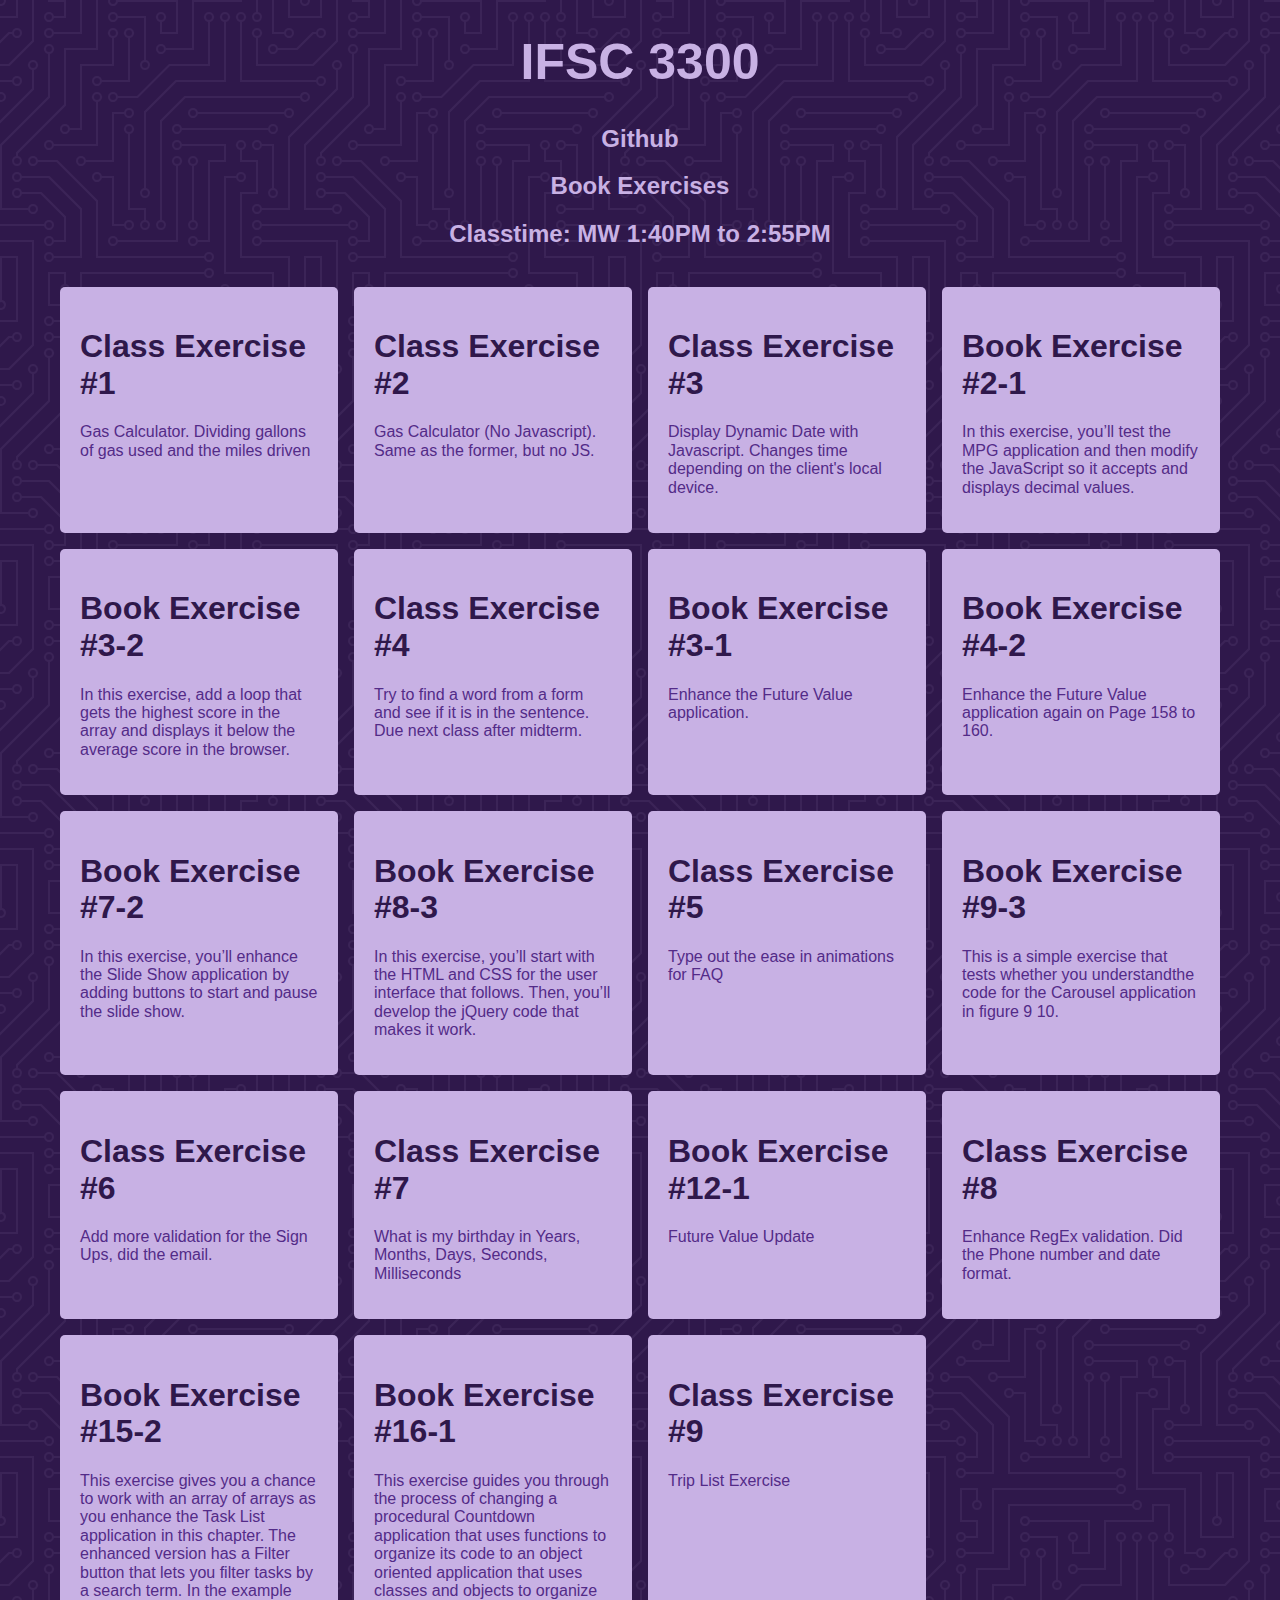
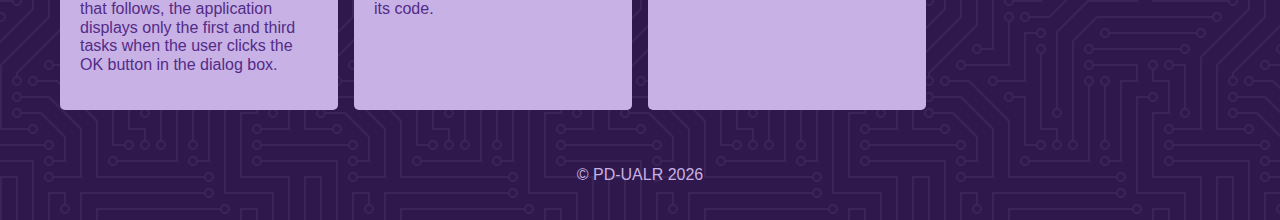
<file: index.html>
<!DOCTYPE html>
<html lang="en">
<head>
    <meta charset="UTF-8">
    <meta http-equiv="X-UA-Compatible" content="IE=edge">
    <meta name="viewport" content="width=device-width, initial-scale=1.0">
    <meta name="description" content="IFSC 3300 Porfolio">
    <meta name="author" content="PD">
    <meta name="robots" content="noindex">
    <link rel="stylesheet" href="assets/css/style.css">
    <link rel="stylesheet" href="assets/css/normalize.css">
    <title>Portfolio Homepage</title>
</head>
<body>
    <main>
      <div class="nav">
        <h1><a href="index.html" title="homepage">IFSC 3300</a></h1>
            <h2><a href="https://github.com/pd-ualr" title="Github">Github</a></h2>
            <h2><a href="https://www.murach.com/shop/murach-s-javascript-and-jquery-4th-edition-detail" title="Exercises">Book Exercises</a></h2>
            <h2>Classtime: MW 1:40PM to 2:55PM</h2>
    </div>
    <div class="cards">
        <div class="card">
          <h1><a href="mpg/index.html" title="Class Exercise #1">Class Exercise #1</a></h1>
          <p>Gas Calculator. Dividing gallons of gas used and the miles driven</p>
        </div>
      <div class="card">
        <h1><a href="mpg_nojs/index.html" title="Class Exercise #2">Class Exercise #2</a></h1>
        <p>Gas Calculator (No Javascript). Same as the former, but no JS.</p>
      </div>
      <div class="card">
        <h1><a href="date/index.html" title="Class Exercise #3">Class Exercise #3</a></h1>
        <p>Display Dynamic Date with Javascript. Changes time depending on the client's local device.</p>
      </div>
      <div class="card">
      <h1><a href="homework_1/index.html" title="Homework #1">Book Exercise #2-1</a></h1>
      <p>In this exercise, you’ll test the MPG application and then modify the JavaScript so it accepts and displays decimal values.</p>
    </div>
    <div class="card">
      <h1><a href="homework_2/index.html" title="Homework #2">Book Exercise #3-2</a></h1>
      <p>In this exercise, add a loop that gets the highest score in the array and displays it below the average score in the browser.</p>
    </div>
    <div class="card">
      <h1><a href="word_finder/index.html" title="Class Exercise #4">Class Exercise #4</a></h1>
      <p>Try to find a word from a form and see if it is in the sentence. Due next class after midterm.</p>
    </div>
    <div class="card">
      <h1><a href="future_value_3_1/index.html" title="Book Exercise #3-1">Book Exercise #3-1</a></h1>
      <p>Enhance the Future Value application.</p>
    </div>
    <div class="card">
      <h1><a href="future_value_4_2/index.html" title="Book Exercise #4-2">Book Exercise #4-2</a></h1>
      <p>Enhance the Future Value application again on Page 158 to 160.</p>
    </div>
    <div class="card">
      <h1><a href="slide_show/index.html" title="Book Exercise #7-2">Book Exercise #7-2</a></h1>
      <p>In this exercise, you’ll enhance the Slide Show application by adding buttons to start and pause the slide show.</p>
    </div>
    <div class="card">
      <h1><a href="book_list/index.html" title="Book Exercise #8-3">Book Exercise #8-3</a></h1>
      <p>In this exercise, you’ll start with the HTML and CSS for the user interface that follows. Then, you’ll develop the jQuery code that makes it work.</p>
    </div>
    <div class="card">
      <h1><a href="faqs4_easings/index.html" title="Class Exercise #6">Class Exercise #5</a></h1>
      <p>Type out the ease in animations for FAQ</p>
    </div>
    <div class="card">
      <h1><a href="carousel/index.html" title="Book Exercise #9-3">Book Exercise #9-3</a></h1>
      <p>This is a simple exercise that tests whether you understandthe code for the
        Carousel application in figure 9 10.</p>
    </div>
    <div class="card">
      <h1><a href="member_form/index.html" title="Class Exercise #7">Class Exercise #6</a></h1>
      <p>Add more validation for the Sign Ups, did the email.</p>
    </div>
    <div class="card">
      <h1><a href="birthday/index.html" title="Class Exercise #8">Class Exercise #7</a></h1>
      <p>What is my birthday in Years, Months, Days, Seconds, Milliseconds</p>
    </div>
    <div class="card">
      <h1><a href="future_value_12_1/index.html" title="">Book Exercise #12-1</a></h1>
      <p>Future Value Update</p>
    </div>
    <div class="card">
      <h1><a href="account_profile/index.html" title="Class Exercise">Class Exercise #8</a></h1>
      <p>Enhance RegEx validation. Did the Phone number and date format.</p>
    </div>
    <div class="card">
      <h1><a href="task_list/index.html" title="Book Exercise #15-2">Book Exercise #15-2</a></h1>
      <p>This exercise gives you a chance to work with an array of arrays as you enhance
        the Task List application in this chapter. The enhanced version has a Filter
        button that lets you filter tasks by a search term. In the example that follows, the
        application displays only the first and third tasks when the user clicks the OK
        button in the dialog box.</p>
    </div>
    <div class="card">
      <h1><a href="countdown/index.html" title="Book Exercise #16-2">Book Exercise #16-1</a></h1>
      <p>This exercise guides you through the process of changing a procedural
        Countdown application that uses functions to organize its code to an object
        oriented application that uses classes and objects to organize its code.</p>
    </div>
    <div class="card">
      <h1><a href="trips/index.html" title="Class Exercise #9">Class Exercise #9</a></h1>
      <p>Trip List Exercise</p>
    </div>
  </div>
    <footer>
      <p> &copy; PD-UALR
        <script>
            const today = new Date();
            document.write(today.getFullYear()); 
        </script></p>
      </footer>
    </main>
</file>
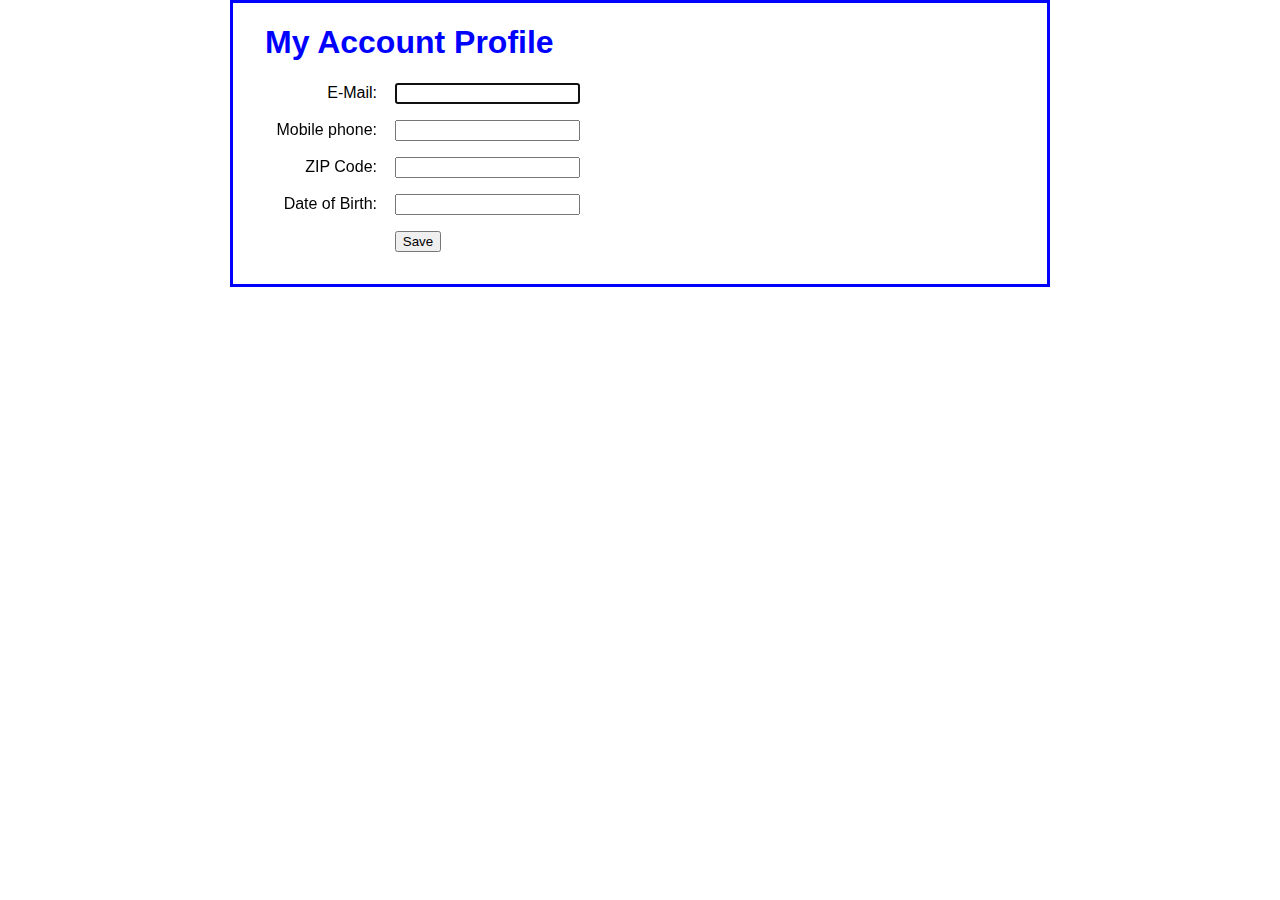
<file: account_profile/index.html>
<!DOCTYPE html>
<html lang="en">
<head>
    <meta charset="UTF-8">
    <meta name="viewport" content="width=device-width, initial-scale=1">
    <title>My Account Profile</title>
    <link rel="stylesheet" href="account_profile.css">
</head>

<body>
    <main>
        <h1>My Account Profile</h1>
        <div>
            <label for="email">E-Mail:</label>
            <input type="text" name="email" id="email">
            <span></span>
        </div>
        <div>
            <label for="phone">Mobile phone:</label>
            <input type="text" name="phone" id="phone">
            <span></span>
        </div>
        <div>
            <label for="zip">ZIP Code:</label>
            <input type="text" name="zip" id="zip">
            <span></span>
        </div>
        <div>
            <label for="dob">Date of Birth:</label>
            <input type="text" name="dob" id="dob">
            <span></span>
        </div>
        <div>
            <label></label>
            <input type="button" id="save" value="Save">
        </div>
    </main>    

	<script src="https://code.jquery.com/jquery-3.4.1.slim.min.js"></script>
    <script src="account_profile.js"></script>
</body>
</html>
</file>
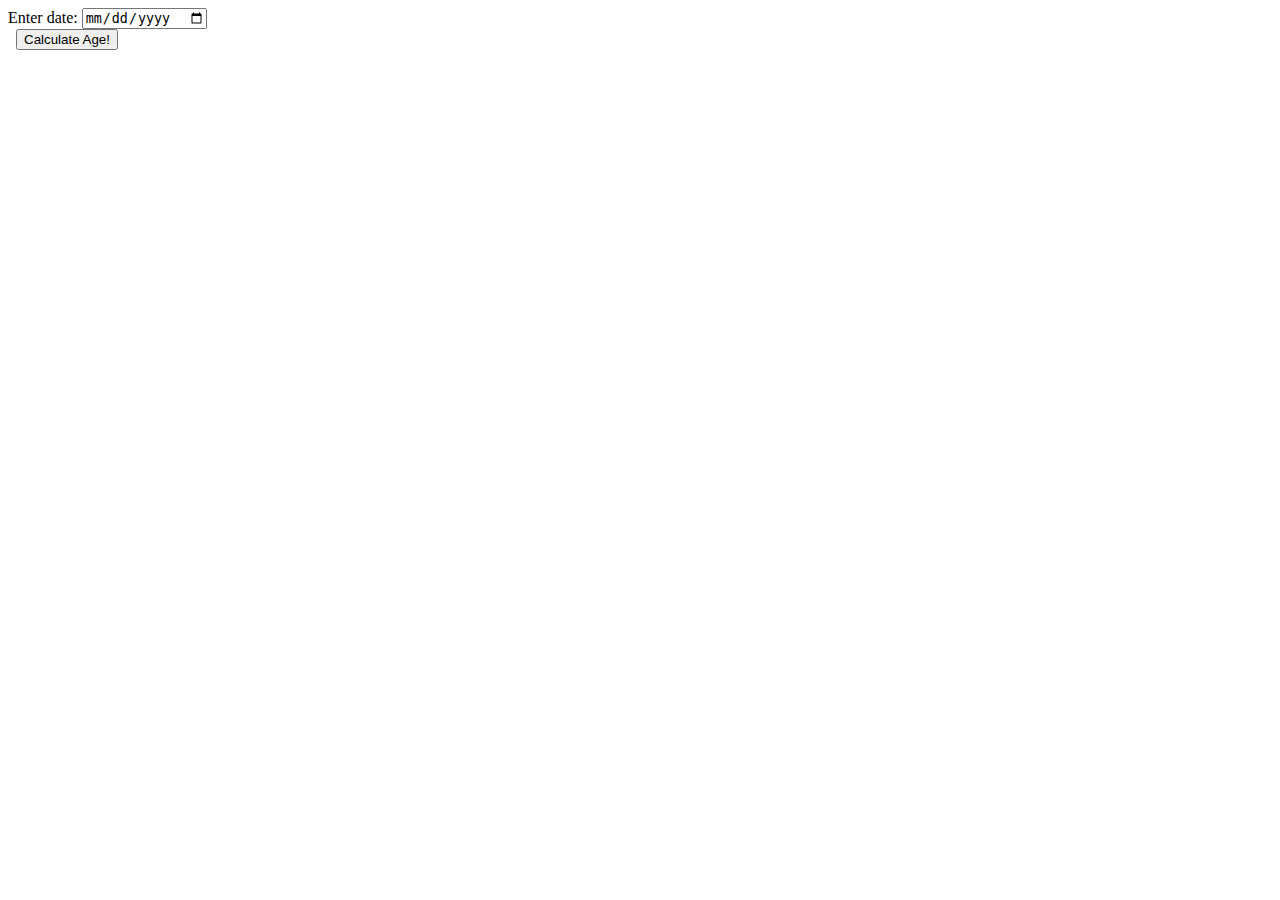
<file: birthday/index.html>
<!DOCTYPE html>
<html lang="en">
<head>
    <meta charset="UTF-8">
    <meta name="viewport" content="width=device-width, initial-scale=1.0">
</head>
<body>
    <main>
        <section>
        <div>
            <label for="calendar">Enter date:</label>
            <input type="date" id="calendar">
        </div>
        <div>
            <label>&nbsp;</label>
            <input type="button" id="calculate" value="Calculate Age!">
        </div>     
    </section>
    </main>
    <script src="script.js"></script>
</body>
</html>
</file>
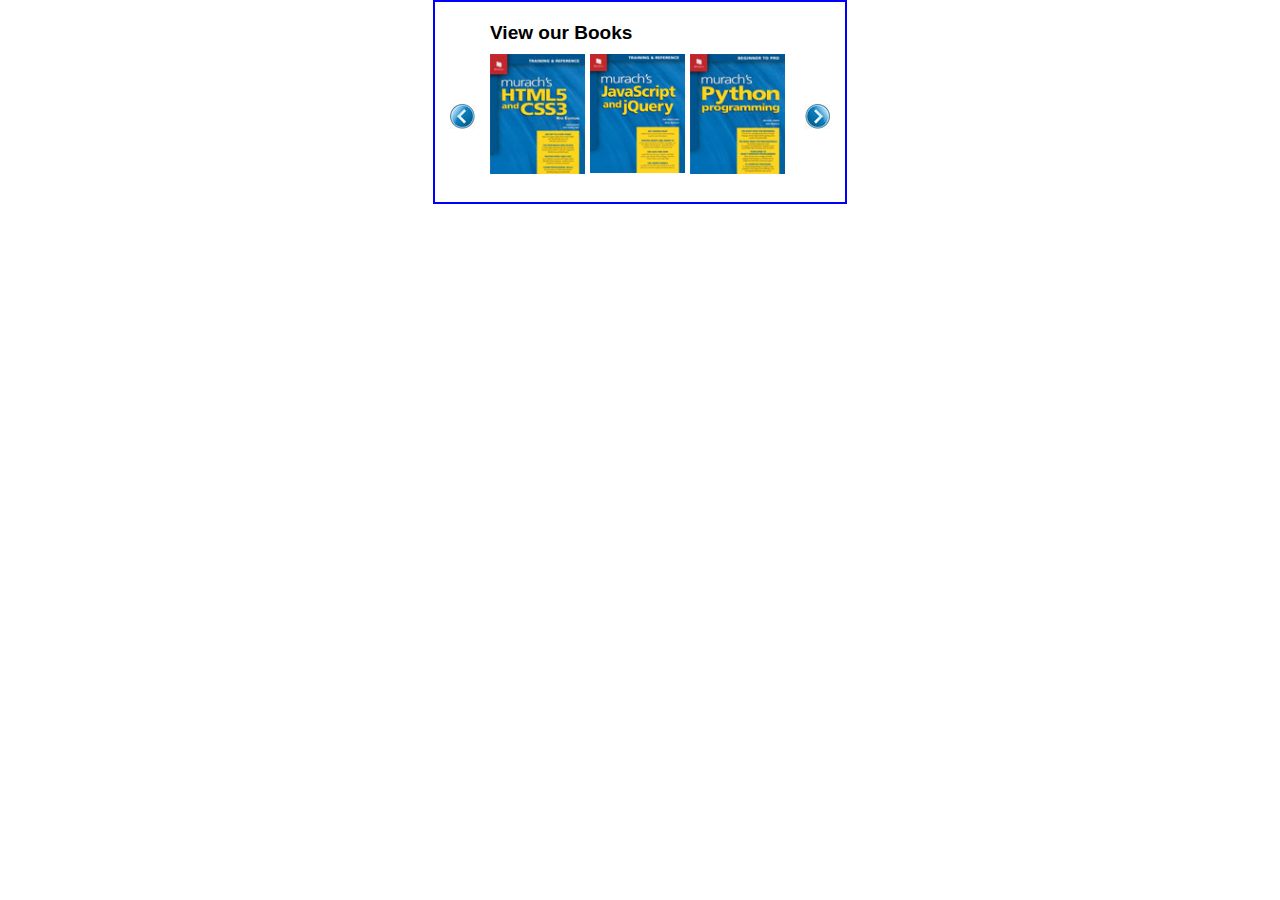
<file: carousel/index.html>
<!DOCTYPE html>
<html lang="en">
<head>
    <meta charset="UTF-8">
    <meta name="viewport" content="width=device-width, initial-scale=1">
    <title>Carousel Animation</title>
    <link rel="stylesheet" href="main.css">
</head>

<body>   
<main>
    <h1>View our Books</h1>
    <div id="carousel">
        <div id="left_button" class="button_panel"><img src="images/left.jpg" alt=""></div>
        <div id="display_panel"> 
            <ul id="image_list">
                <li><a href="newpage.html"><img src="images/book1.jpg" alt="HTML5 and CSS3"></a></li>
                <li><a href="newpage.html"><img src="images/book2.jpg" alt="Java Servlets and JSP"></a></li>
                <li><a href="newpage.html"><img src="images/book3.jpg" alt="JavaScript and jQuery"></a></li>
                <li><a href="newpage.html"><img src="images/book4.jpg" alt="Android programming"></a></li>
                <li><a href="newpage.html"><img src="images/book5.jpg" alt="MySQL"></a></li>
                <li><a href="newpage.html"><img src="images/book6.jpg" alt="PHP and MySQL"></a></li>
                <li><a href="newpage.html"><img src="images/book7.jpg" alt="Oracle SQL and PL/SQL"></a></li>
                <li><a href="newpage.html"><img src="images/book8.jpg" alt="ASP.NET 4.6 web programming with C# 2015"></a></li>
                <li><a href="newpage.html"><img src="images/book9.jpg" alt="SQL Server"></a></li>
            </ul>
        </div>
        <div id="right_button" class="button_panel"><img src="images/right.jpg" alt=""></div>
    </div>
</main>
<script src="https://code.jquery.com/jquery-3.4.1.min.js"></script>
<script src="carousel.js"></script>
</body>
</html>
</file>
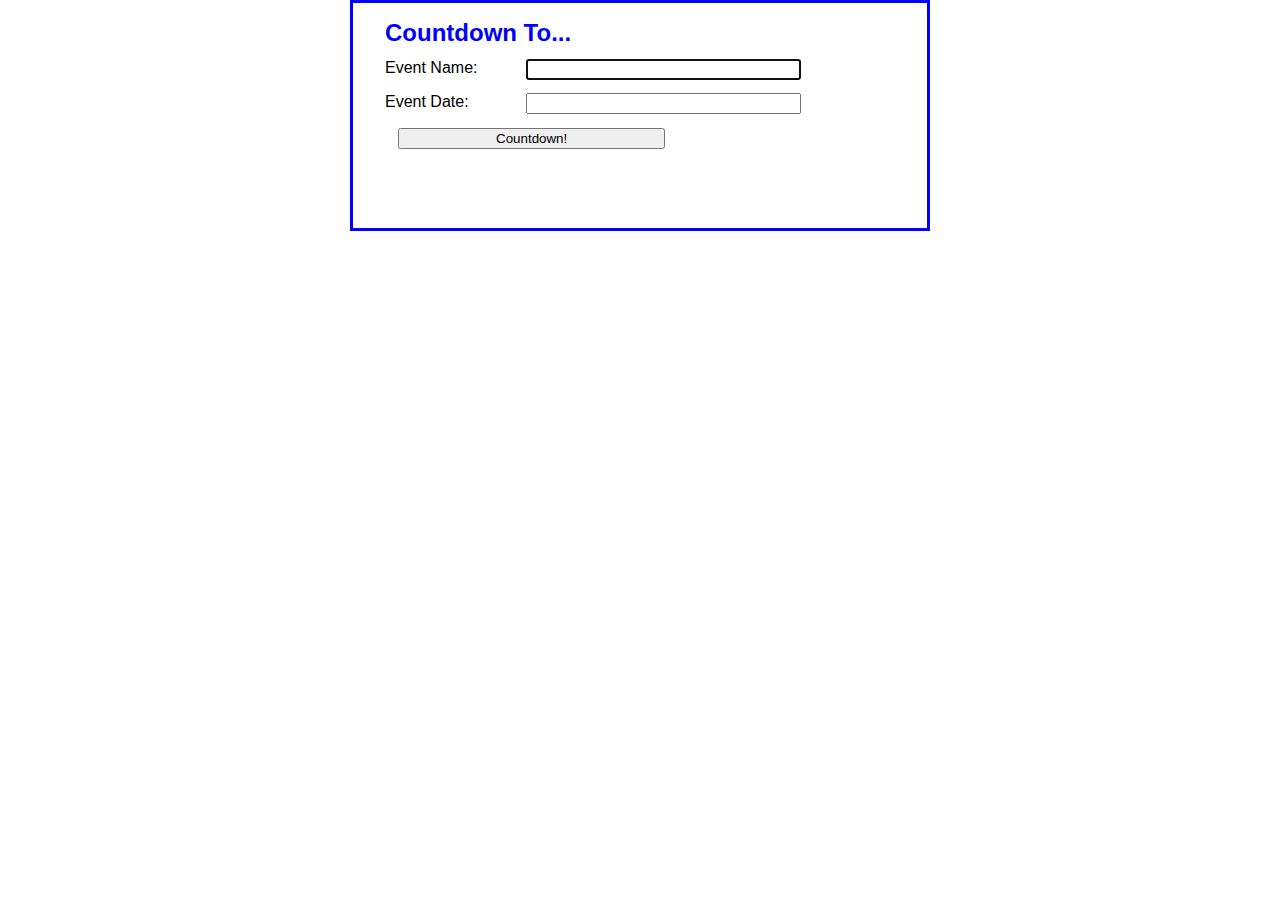
<file: countdown/index.html>
<!DOCTYPE html>
<html>
<head>
    <title>Countdown To...</title>
    <link rel="stylesheet" href="countdown.css">
</head>
<body>
    <main>
        <h1>Countdown To...</h1>
        <label for="event">Event Name:</label>
        <input type="text" name="event" id="event"><br>
        <label for="date">Event Date:</label>
        <input type="text" name="date" id="date"><br>
        <input type="button" name="countdown" id="countdown" value="Countdown!">
        <p id="message">&nbsp;</p>
    </main> 
    <script src="https://code.jquery.com/jquery-3.1.1.min.js"></script>
    <script src="lib_validation.js"></script>
    <script src="lib_event.js"></script>
    <script src="countdown.js"></script>
</body>
</html>
</file>
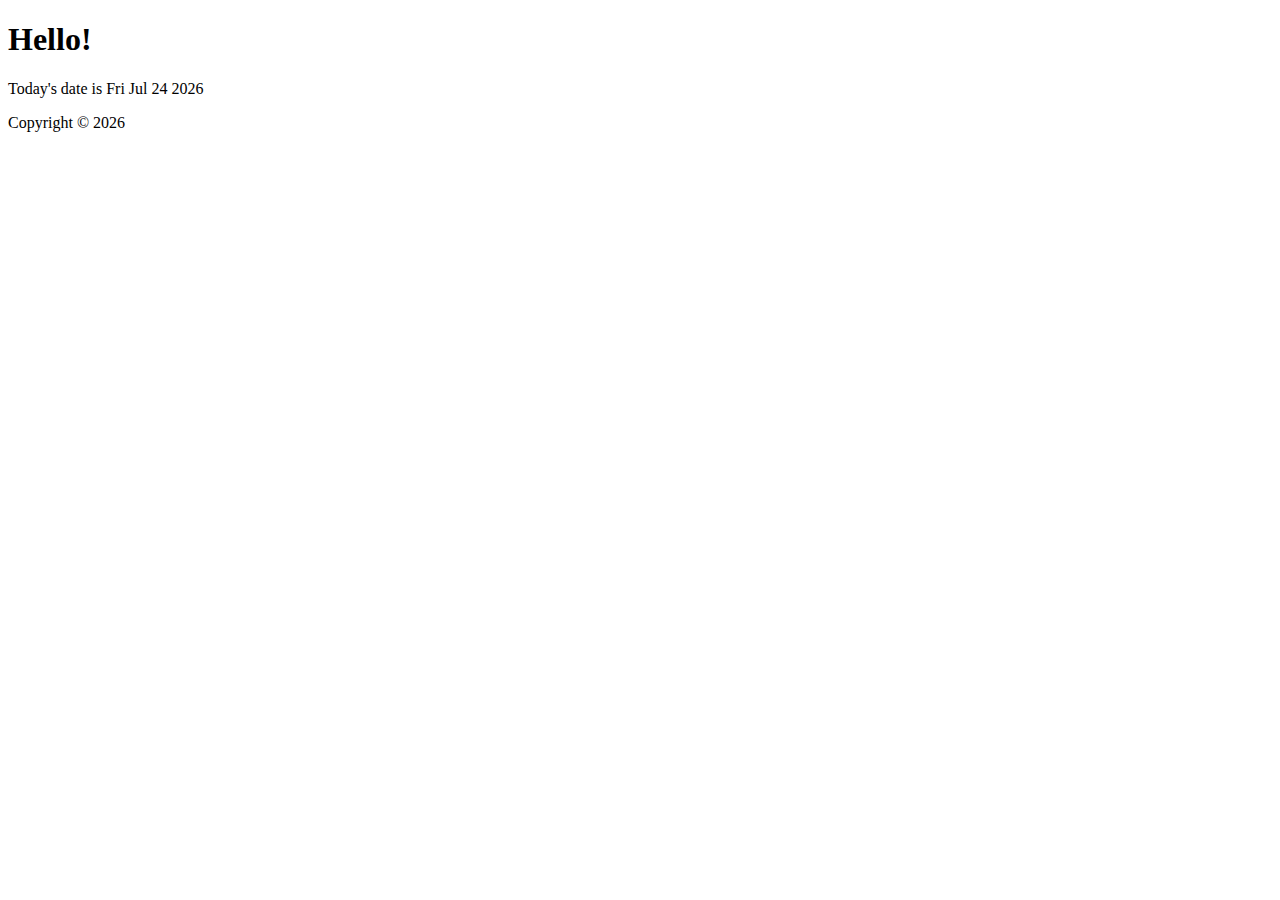
<file: date/index.html>
<!DOCTYPE html>
<html lang="en">
<head>
    <meta charset="UTF-8">
    <meta name="viewport" content="width=device-width, initial-scale=1.0">
    <meta name="author" content="PD">
    <meta name="robots" content="noindex">
    <title>Using JS to Generate Date/Year</title>
</head>
<body>
    <main>
        <h1>Hello!</h1>
        <p>Today's date is
        <script>
            const today = new Date();
            document.write(today.toDateString());
        </script></p>
    </main>
    <footer>
        <script>
            document.write(`Copyright \u00A9
            ${today.getFullYear()}`);
        </script>
    </footer>
</body>
</html>
</file>
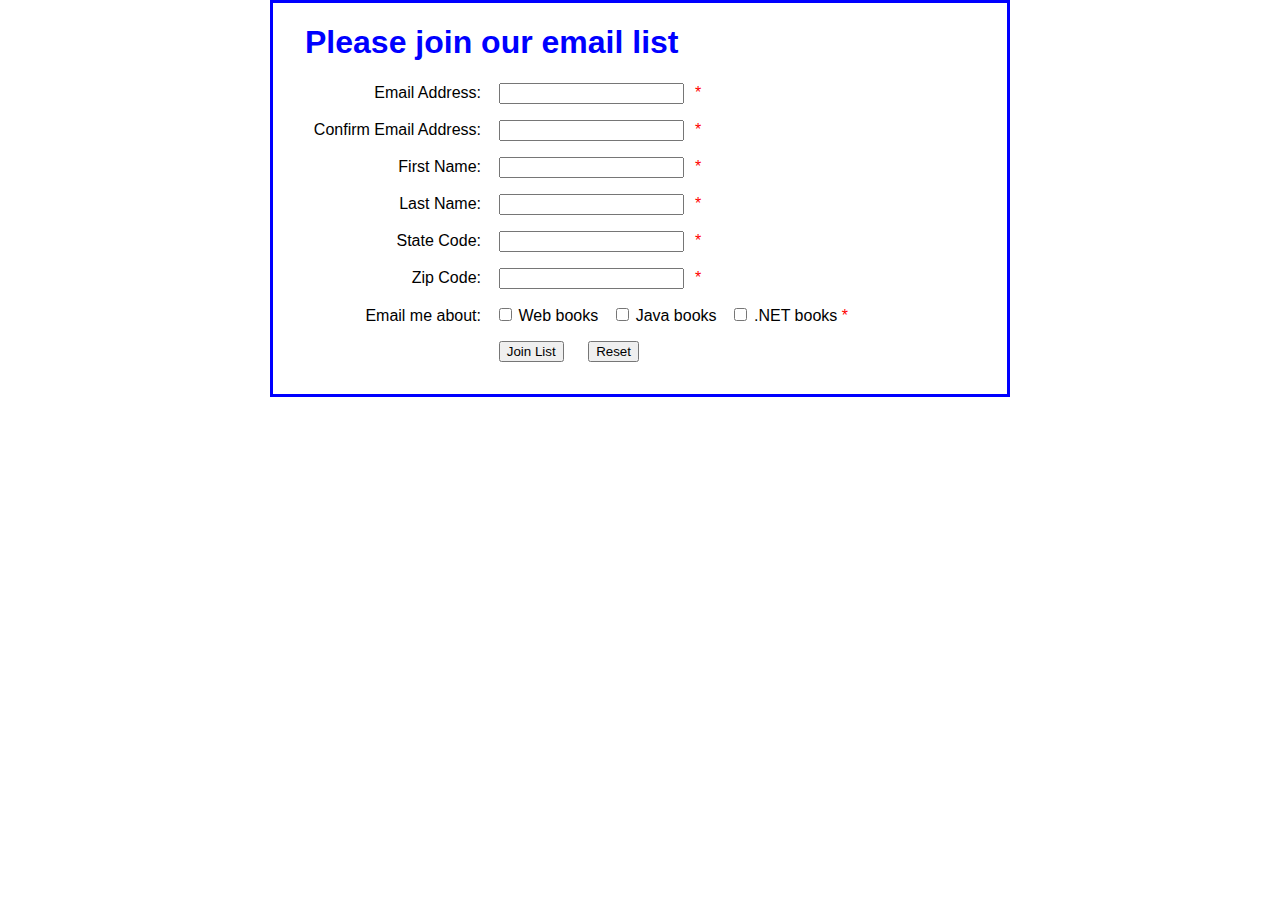
<file: email_list/index.html>
<!DOCTYPE html>
<html>
<head>
    <meta charset="UTF-8">
    <meta name="viewport" content="width=device-width, initial-scale=1">
    <title>Join Email List</title>
    <link rel="stylesheet" href="email_list.css">
</head>
<body>
    <main>
        <h1>Please join our email list</h1>
        <form id="email_form" name="email_form" 
              action="join.html" method="get">
            <div>
                <label for="email_1">Email Address:</label>
                <input type="text" id="email_1" name="email_1">
                <span>*</span>
            </div>
            
            <div>
                <label for="email_2">Confirm Email Address:</label>
                <input type="text" id="email_2" name="email_2">
                <span>*</span>
            </div>
            
            <div>
                <label for="first_name">First Name:</label>
                <input type="text" id="first_name" name="first_name">
                <span>*</span>
            </div>
                        
            <div>
                <label for="last_name">Last Name:</label>
                <input type="text" id="last_name" name="last_name">
                <span>*</span>
            </div>
                        
            <div>
                <label for="state">State Code:</label>
                <input type="text" id="state" name="state">
                <span>*</span>
            </div>
                                    
            <div>
                <label for="zip_code">Zip Code:</label>
                <input type="text" id="zip_code" name="zip_code">
                <span>*</span>
            </div>
            
            <div>
                <label>Email me about:</label>
                <input type="checkbox" name="web" id="web" value="web">Web books
                <input type="checkbox" name="java" id="java" value="java">Java books
                <input type="checkbox" name="net" id="net" value="net">.NET books
                <span>*</span>
            </div>
            <div>
                <label>&nbsp;</label>
                <input type="submit" id="join_list" name="join_list" value="Join List">
                <input type="reset" id="reset" name="reset" value="Reset">
            </div>

            
        </form>
    </main>
    <script src="https://code.jquery.com/jquery-3.4.1.slim.min.js"></script>
    <script src="email_list.js"></script>
</body>
</html>
</file>
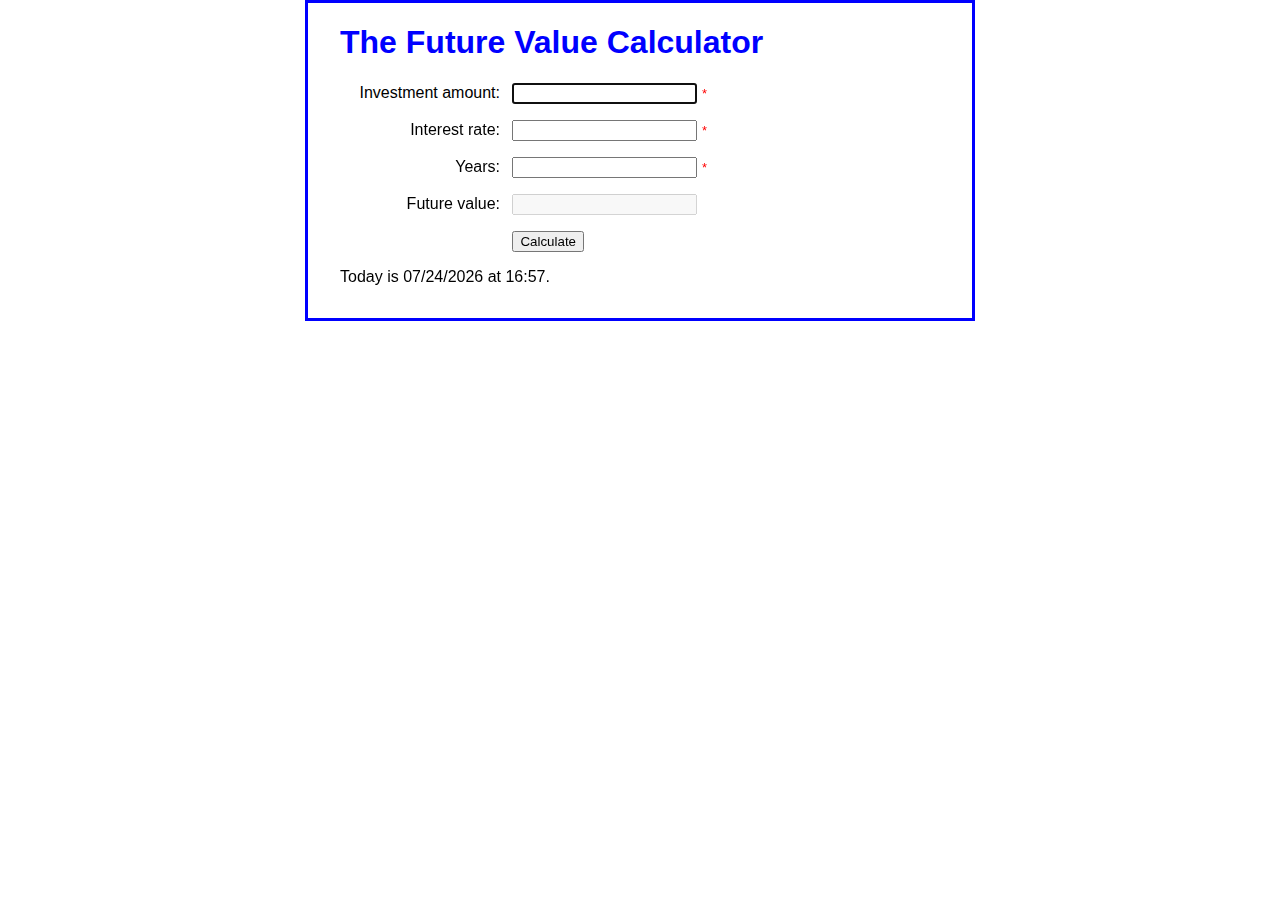
<file: future_value_12_1/index.html>
<!DOCTYPE html>
<html>
<head>
    <meta charset="UTF-8">
    <meta name="viewport" content="width=device-width, initial-scale=1">
    <title>Future Value Calculator</title>
    <link rel="stylesheet" href="future_value.css">
</head>
<body>
    <main>
        <h1>The Future Value Calculator</h1>
        <div>
            <label for="investment">Investment amount:</label>
            <input type="text" id="investment">
            <span>*</span>
        </div>
        <div>
            <label for="rate">Interest rate:</label>
            <input type="text" id="rate">
            <span>*</span>
        </div>
        <div>
            <label for="years">Years:</label>
            <input type="text" id="years">
            <span>*</span>
        </div>
        <div>
            <label for="future_value">Future value:</label>
            <input type="text" id="future_value" disabled>
        </div>
        <div>
            <label>&nbsp;</label>
            <input type="button" id="calculate" value="Calculate">
        </div>
        
        <p id="date">&nbsp;</p>
    </main>
    <script src="https://code.jquery.com/jquery-3.4.1.slim.min.js"></script>
    <script src="future_value.js"></script>
</body>
</html>
</file>
<file: assets/css/style.css>
* {
  box-sizing: border-box;
}

body {
  margin: 0;
  padding: 0;
  font-family: "Open Sans", sans-serif;
  background-color: #2f184b;
  background-color: #2f184b;
  background-image: url("data:image/svg+xml,%3Csvg xmlns='http://www.w3.org/2000/svg' viewBox='0 0 304 304' width='304' height='304'%3E%3Cpath fill='%23c8b1e4' fill-opacity='0.08' d='M44.1 224a5 5 0 1 1 0 2H0v-2h44.1zm160 48a5 5 0 1 1 0 2H82v-2h122.1zm57.8-46a5 5 0 1 1 0-2H304v2h-42.1zm0 16a5 5 0 1 1 0-2H304v2h-42.1zm6.2-114a5 5 0 1 1 0 2h-86.2a5 5 0 1 1 0-2h86.2zm-256-48a5 5 0 1 1 0 2H0v-2h12.1zm185.8 34a5 5 0 1 1 0-2h86.2a5 5 0 1 1 0 2h-86.2zM258 12.1a5 5 0 1 1-2 0V0h2v12.1zm-64 208a5 5 0 1 1-2 0v-54.2a5 5 0 1 1 2 0v54.2zm48-198.2V80h62v2h-64V21.9a5 5 0 1 1 2 0zm16 16V64h46v2h-48V37.9a5 5 0 1 1 2 0zm-128 96V208h16v12.1a5 5 0 1 1-2 0V210h-16v-76.1a5 5 0 1 1 2 0zm-5.9-21.9a5 5 0 1 1 0 2H114v48H85.9a5 5 0 1 1 0-2H112v-48h12.1zm-6.2 130a5 5 0 1 1 0-2H176v-74.1a5 5 0 1 1 2 0V242h-60.1zm-16-64a5 5 0 1 1 0-2H114v48h10.1a5 5 0 1 1 0 2H112v-48h-10.1zM66 284.1a5 5 0 1 1-2 0V274H50v30h-2v-32h18v12.1zM236.1 176a5 5 0 1 1 0 2H226v94h48v32h-2v-30h-48v-98h12.1zm25.8-30a5 5 0 1 1 0-2H274v44.1a5 5 0 1 1-2 0V146h-10.1zm-64 96a5 5 0 1 1 0-2H208v-80h16v-14h-42.1a5 5 0 1 1 0-2H226v18h-16v80h-12.1zm86.2-210a5 5 0 1 1 0 2H272V0h2v32h10.1zM98 101.9V146H53.9a5 5 0 1 1 0-2H96v-42.1a5 5 0 1 1 2 0zM53.9 34a5 5 0 1 1 0-2H80V0h2v34H53.9zm60.1 3.9V66H82v64H69.9a5 5 0 1 1 0-2H80V64h32V37.9a5 5 0 1 1 2 0zM101.9 82a5 5 0 1 1 0-2H128V37.9a5 5 0 1 1 2 0V82h-28.1zm16-64a5 5 0 1 1 0-2H146v44.1a5 5 0 1 1-2 0V18h-26.1zm102.2 270a5 5 0 1 1 0 2H98v14h-2v-16h124.1zM242 149.9V160h16v34h-16v62h48v48h-2v-46h-48v-66h16v-30h-16v-12.1a5 5 0 1 1 2 0zM53.9 18a5 5 0 1 1 0-2H64V2H48V0h18v18H53.9zm112 32a5 5 0 1 1 0-2H192V0h50v2h-48v48h-28.1zm-48-48a5 5 0 0 1-9.8-2h2.07a3 3 0 1 0 5.66 0H178v34h-18V21.9a5 5 0 1 1 2 0V32h14V2h-58.1zm0 96a5 5 0 1 1 0-2H137l32-32h39V21.9a5 5 0 1 1 2 0V66h-40.17l-32 32H117.9zm28.1 90.1a5 5 0 1 1-2 0v-76.51L175.59 80H224V21.9a5 5 0 1 1 2 0V82h-49.59L146 112.41v75.69zm16 32a5 5 0 1 1-2 0v-99.51L184.59 96H300.1a5 5 0 0 1 3.9-3.9v2.07a3 3 0 0 0 0 5.66v2.07a5 5 0 0 1-3.9-3.9H185.41L162 121.41v98.69zm-144-64a5 5 0 1 1-2 0v-3.51l48-48V48h32V0h2v50H66v55.41l-48 48v2.69zM50 53.9v43.51l-48 48V208h26.1a5 5 0 1 1 0 2H0v-65.41l48-48V53.9a5 5 0 1 1 2 0zm-16 16V89.41l-34 34v-2.82l32-32V69.9a5 5 0 1 1 2 0zM12.1 32a5 5 0 1 1 0 2H9.41L0 43.41V40.6L8.59 32h3.51zm265.8 18a5 5 0 1 1 0-2h18.69l7.41-7.41v2.82L297.41 50H277.9zm-16 160a5 5 0 1 1 0-2H288v-71.41l16-16v2.82l-14 14V210h-28.1zm-208 32a5 5 0 1 1 0-2H64v-22.59L40.59 194H21.9a5 5 0 1 1 0-2H41.41L66 216.59V242H53.9zm150.2 14a5 5 0 1 1 0 2H96v-56.6L56.6 162H37.9a5 5 0 1 1 0-2h19.5L98 200.6V256h106.1zm-150.2 2a5 5 0 1 1 0-2H80v-46.59L48.59 178H21.9a5 5 0 1 1 0-2H49.41L82 208.59V258H53.9zM34 39.8v1.61L9.41 66H0v-2h8.59L32 40.59V0h2v39.8zM2 300.1a5 5 0 0 1 3.9 3.9H3.83A3 3 0 0 0 0 302.17V256h18v48h-2v-46H2v42.1zM34 241v63h-2v-62H0v-2h34v1zM17 18H0v-2h16V0h2v18h-1zm273-2h14v2h-16V0h2v16zm-32 273v15h-2v-14h-14v14h-2v-16h18v1zM0 92.1A5.02 5.02 0 0 1 6 97a5 5 0 0 1-6 4.9v-2.07a3 3 0 1 0 0-5.66V92.1zM80 272h2v32h-2v-32zm37.9 32h-2.07a3 3 0 0 0-5.66 0h-2.07a5 5 0 0 1 9.8 0zM5.9 0A5.02 5.02 0 0 1 0 5.9V3.83A3 3 0 0 0 3.83 0H5.9zm294.2 0h2.07A3 3 0 0 0 304 3.83V5.9a5 5 0 0 1-3.9-5.9zm3.9 300.1v2.07a3 3 0 0 0-1.83 1.83h-2.07a5 5 0 0 1 3.9-3.9zM97 100a3 3 0 1 0 0-6 3 3 0 0 0 0 6zm0-16a3 3 0 1 0 0-6 3 3 0 0 0 0 6zm16 16a3 3 0 1 0 0-6 3 3 0 0 0 0 6zm16 16a3 3 0 1 0 0-6 3 3 0 0 0 0 6zm0 16a3 3 0 1 0 0-6 3 3 0 0 0 0 6zm-48 32a3 3 0 1 0 0-6 3 3 0 0 0 0 6zm16 16a3 3 0 1 0 0-6 3 3 0 0 0 0 6zm32 48a3 3 0 1 0 0-6 3 3 0 0 0 0 6zm-16 16a3 3 0 1 0 0-6 3 3 0 0 0 0 6zm32-16a3 3 0 1 0 0-6 3 3 0 0 0 0 6zm0-32a3 3 0 1 0 0-6 3 3 0 0 0 0 6zm16 32a3 3 0 1 0 0-6 3 3 0 0 0 0 6zm32 16a3 3 0 1 0 0-6 3 3 0 0 0 0 6zm0-16a3 3 0 1 0 0-6 3 3 0 0 0 0 6zm-16-64a3 3 0 1 0 0-6 3 3 0 0 0 0 6zm16 0a3 3 0 1 0 0-6 3 3 0 0 0 0 6zm16 96a3 3 0 1 0 0-6 3 3 0 0 0 0 6zm0 16a3 3 0 1 0 0-6 3 3 0 0 0 0 6zm16 16a3 3 0 1 0 0-6 3 3 0 0 0 0 6zm16-144a3 3 0 1 0 0-6 3 3 0 0 0 0 6zm0 32a3 3 0 1 0 0-6 3 3 0 0 0 0 6zm16-32a3 3 0 1 0 0-6 3 3 0 0 0 0 6zm16-16a3 3 0 1 0 0-6 3 3 0 0 0 0 6zm-96 0a3 3 0 1 0 0-6 3 3 0 0 0 0 6zm0 16a3 3 0 1 0 0-6 3 3 0 0 0 0 6zm16-32a3 3 0 1 0 0-6 3 3 0 0 0 0 6zm96 0a3 3 0 1 0 0-6 3 3 0 0 0 0 6zm-16-64a3 3 0 1 0 0-6 3 3 0 0 0 0 6zm16-16a3 3 0 1 0 0-6 3 3 0 0 0 0 6zm-32 0a3 3 0 1 0 0-6 3 3 0 0 0 0 6zm0-16a3 3 0 1 0 0-6 3 3 0 0 0 0 6zm-16 0a3 3 0 1 0 0-6 3 3 0 0 0 0 6zm-16 0a3 3 0 1 0 0-6 3 3 0 0 0 0 6zm-16 0a3 3 0 1 0 0-6 3 3 0 0 0 0 6zM49 36a3 3 0 1 0 0-6 3 3 0 0 0 0 6zm-32 0a3 3 0 1 0 0-6 3 3 0 0 0 0 6zm32 16a3 3 0 1 0 0-6 3 3 0 0 0 0 6zM33 68a3 3 0 1 0 0-6 3 3 0 0 0 0 6zm16-48a3 3 0 1 0 0-6 3 3 0 0 0 0 6zm0 240a3 3 0 1 0 0-6 3 3 0 0 0 0 6zm16 32a3 3 0 1 0 0-6 3 3 0 0 0 0 6zm-16-64a3 3 0 1 0 0-6 3 3 0 0 0 0 6zm0 16a3 3 0 1 0 0-6 3 3 0 0 0 0 6zm-16-32a3 3 0 1 0 0-6 3 3 0 0 0 0 6zm80-176a3 3 0 1 0 0-6 3 3 0 0 0 0 6zm16 0a3 3 0 1 0 0-6 3 3 0 0 0 0 6zm-16-16a3 3 0 1 0 0-6 3 3 0 0 0 0 6zm32 48a3 3 0 1 0 0-6 3 3 0 0 0 0 6zm16-16a3 3 0 1 0 0-6 3 3 0 0 0 0 6zm0-32a3 3 0 1 0 0-6 3 3 0 0 0 0 6zm112 176a3 3 0 1 0 0-6 3 3 0 0 0 0 6zm-16 16a3 3 0 1 0 0-6 3 3 0 0 0 0 6zm0 16a3 3 0 1 0 0-6 3 3 0 0 0 0 6zm0 16a3 3 0 1 0 0-6 3 3 0 0 0 0 6zM17 180a3 3 0 1 0 0-6 3 3 0 0 0 0 6zm0 16a3 3 0 1 0 0-6 3 3 0 0 0 0 6zm0-32a3 3 0 1 0 0-6 3 3 0 0 0 0 6zm16 0a3 3 0 1 0 0-6 3 3 0 0 0 0 6zM17 84a3 3 0 1 0 0-6 3 3 0 0 0 0 6zm32 64a3 3 0 1 0 0-6 3 3 0 0 0 0 6zm16-16a3 3 0 1 0 0-6 3 3 0 0 0 0 6z'%3E%3C/path%3E%3C/svg%3E");  overflow-wrap: break-word;
  height: 100vh;
}

footer {
  padding: 20px;
  text-align: center;
}
footer p {
  color: #c8b1e4;
}
footer a {
  color: #c8b1e4;
  text-decoration: none;
}

.cards {
  max-width: 1200px;
  padding: 20px;
  margin: 0 auto;
  display: grid;
  gap: 1rem;
  grid-template-columns: repeat(auto-fit, minmax(250px, 1fr));
}
.cards a {
  color: #2f184b;
  text-decoration: none;
}

.nav h1 {
  text-align: center;
  font-size: 50px;
}
.nav h1 a {
  color: #c8b1e4;
  text-decoration: none;
}
.nav h1 a:hover {
  padding: 10px;
  background-color: #c8b1e4;
  color: #2f184b;
  transition: background-color 0.5s ease;
  border-radius: 5px;
}
.nav h2 {
  text-align: center;
  color: #c8b1e4;
}
.nav h2 a {
  color: #c8b1e4;
  text-decoration: none;
}
.nav h2 a:hover {
  padding: 10px;
  background-color: #c8b1e4;
  color: #2f184b;
  transition: background-color 0.5s ease;
  border-radius: 5px;
}

.card {
  background-color: #c8b1e4;
  padding: 20px;
  border-radius: 5px;
}
.card h1 {
  color: #2f184b;
}
.card:hover {
  background-color: #B292DA;
  transition: background-color 0.5s ease;
}
.card p {
  color: #532b88;
}/*# sourceMappingURL=style.css.map */
</file>
<file: account_profile/account_profile.css>
body {
    font-family: Arial, Helvetica, sans-serif;
    background-color: white;
    margin: 0 auto;
    width: 750px;
    border: 3px solid blue;
    padding: 0 2em 1em;
}
h1 {
    color: blue;
}
div {
    margin-bottom: 1em;
}
label {
    display: inline-block;
    width: 7em;
    text-align: right;
}
input {
    margin-left: 1em;
    margin-right: 0.5em;
}
span {
    color: red;
}
</file>
<file: carousel/main.css>
* {
	margin: 0;
	padding: 0;
}
body {
	font-family: Arial, Helvetica, sans-serif;
	font-size: 85%;
	margin: 0 auto;
	width: 410px;
	height: 160px;
	padding: 20px 0;	
	border: 2px solid blue;
}
h1 {
	font-size: 140%;
	margin-left: 55px;
	margin-bottom: 10px;
}
/* the styles for the carousel */
.button_panel	{
	height: 125px;
	padding: 50px 15px;
	float: left;
}
.button_panel img {
	width: 25px;
	height: 25px;
}
#display_panel {
	height: 125px;
	width: 300px;
	overflow: hidden;
	float: left;
}
#image_list {
	left: 0px;
	position: relative;   
    width: 900px;
    list-style: none;  
}
#image_list li	{
	float: left;
	width: 100px;
}
#image_list li img	{
	width: 95px;
	
}
</file>
<file: countdown/countdown.css>
body {
    font-family: Verdana, Arial, Helvetica, sans-serif;
    font-size: 100%;
    background-color: white;
    width: 510px;
    margin: 0 auto;
    border: 3px solid blue;
	padding: 0 2em 1em;
}
h1 { 
    font-size: 150%;
    color: blue;
    margin-bottom: .5em;
}
label {
    float: left;
    width: 8em;
}
input {
    width: 20em;
    margin-left: 1em;
    margin-bottom: 1em;
}
#message {
    font-weight: bold;
    color: red;
}
</file>
<file: email_list/email_list.css>
body {
    font-family: Arial, Helvetica, sans-serif;
    background-color: white;
    margin: 0 auto;
    width: 670px;
    border: 3px solid blue;
    padding: 0 2em 1em;
}
h1 {
    color: blue;
}
div {
    margin-bottom: 1em;
}
label {
    display: inline-block;
    width: 11em;
    text-align: right;
}
input {
    margin-left: 1em;
    margin-right: 0.5em;
}
span {
    color: red;
}
</file>
<file: future_value_12_1/future_value.css>
body {
    font-family: Arial, Helvetica, sans-serif;
    background-color: white;
    margin: 0 auto;
    width: 600px;
    border: 3px solid blue;
    padding: 0 2em 1em;
}
h1 {
    color: blue;
}
div {
    margin-bottom: 1em;
}
label {
    display: inline-block;
    width: 10em;
    text-align: right;
	margin-right: 0.5em;
}
span {
    color: red;
    font-size: .8em;
}
</file>
